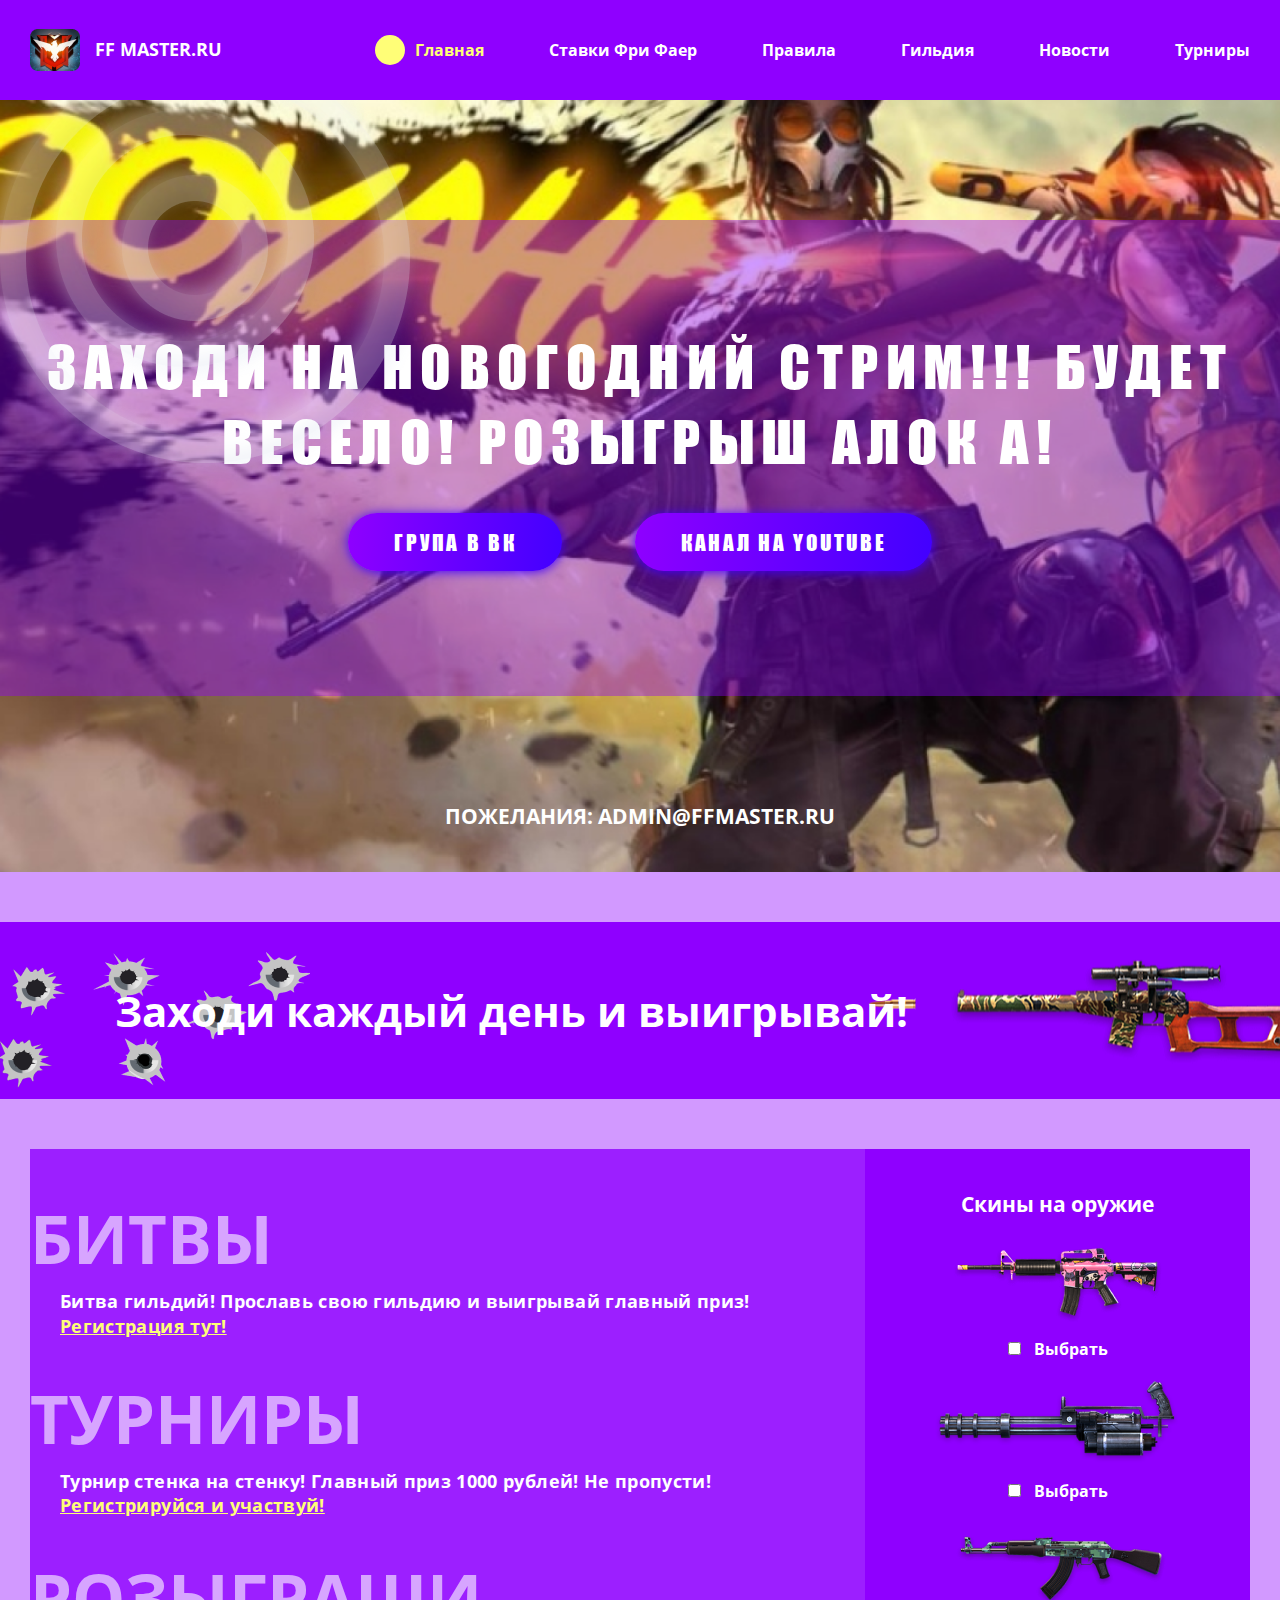
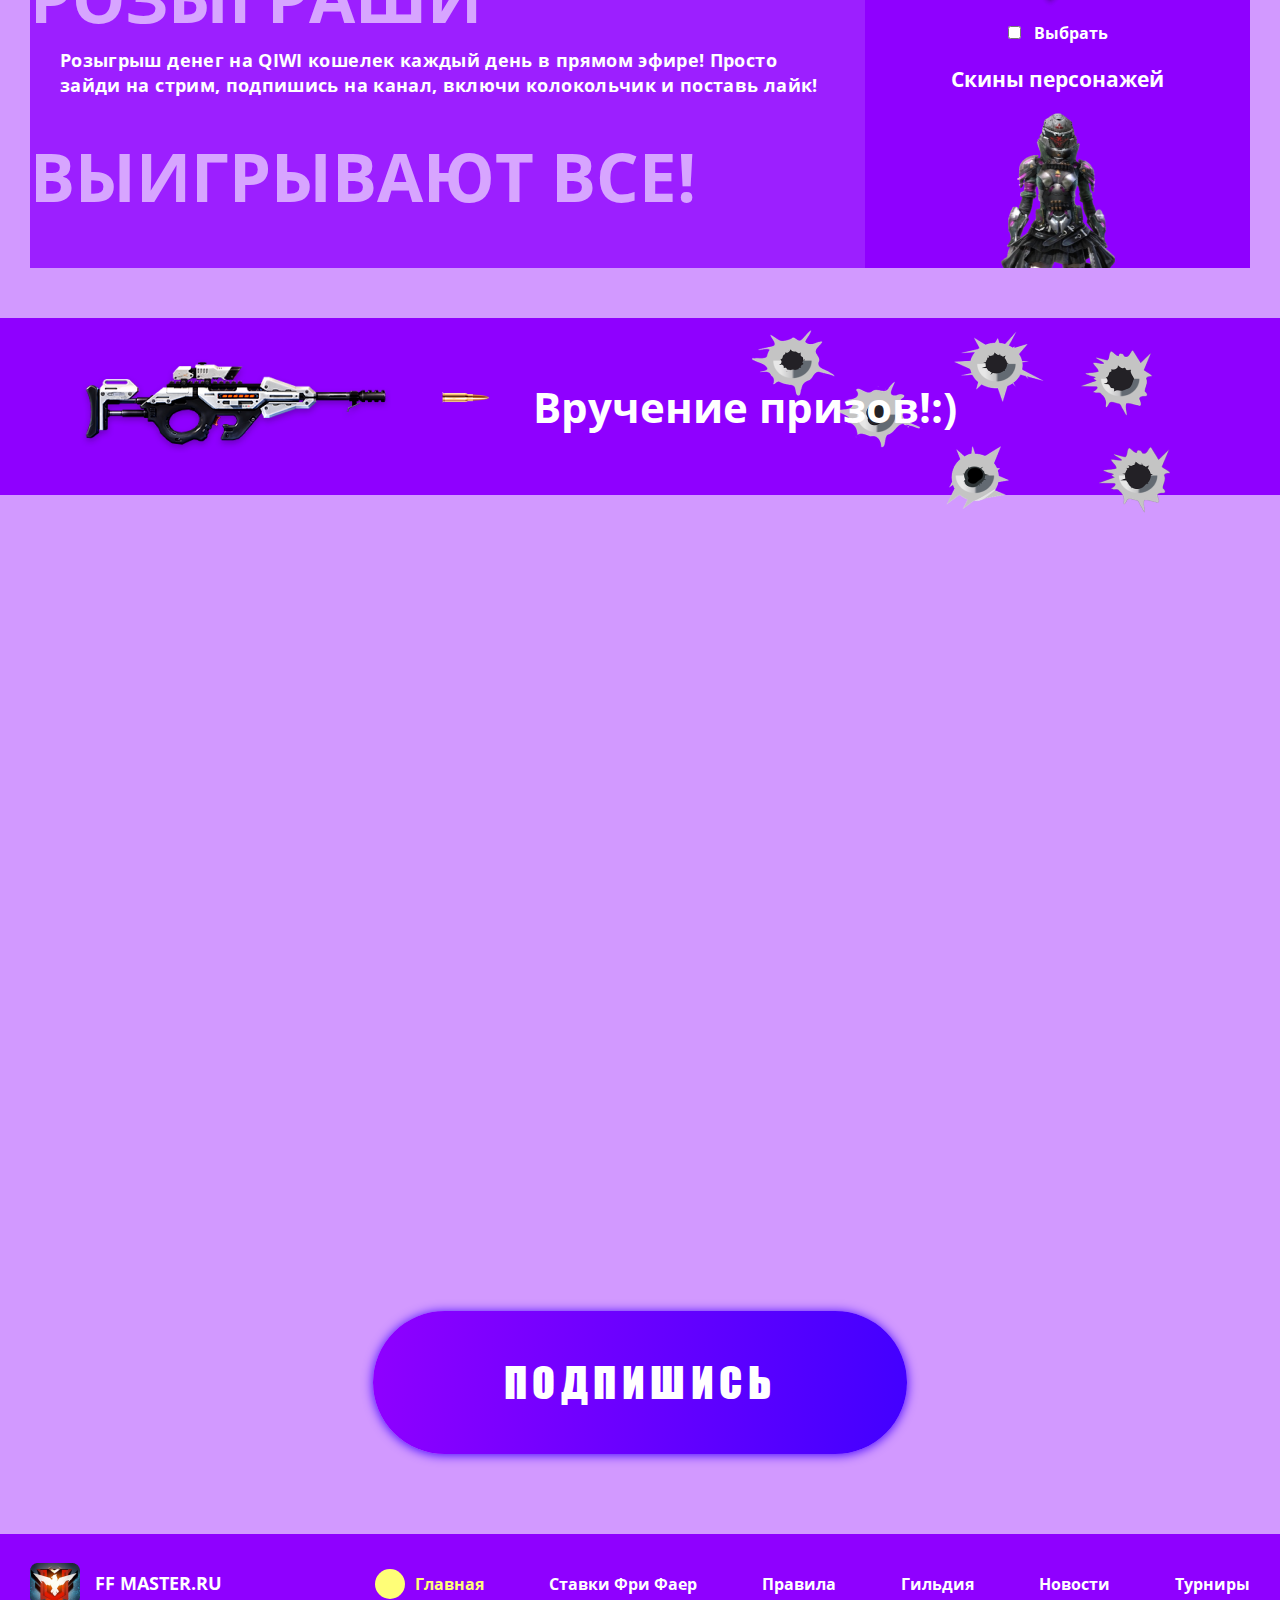
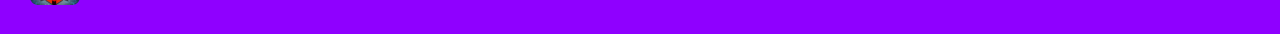
<file: index.html>
<!DOCTYPE html>
<html lang="en">

<head>
	<meta charset="UTF-8">
	<meta name="viewport" content="width=device-width, initial-scale=1.0">
	<title></title>
	<!-- Connecting stylesheet -->
	<link rel="stylesheet" href="css/style.min.css">
</head>

<body>

	<div class="wrapper">

		<header class="header" id="header">
			<div class="container">
				<div class="header__body">
					<a href="index.html" class="header__logo">
						<img src="img/logo.png" alt="logo">
						<div class="header__logo-text">FF MASTER.RU</div>
					</a>
					<ul class="header__nav">
						<li class="header__nav-item"><a class="active" href="index.html">Главная</a></li>
						<li class="header__nav-item"><a href="rates.html">Ставки Фри Фаер</a></li>
						<li class="header__nav-item"><a href="rules.html">Правила</a></li>
						<li class="header__nav-item"><a href="guild.html">Гильдия</a></li>
						<li class="header__nav-item"><a href="news.html">Новости</a></li>
						<li class="header__nav-item"><a href="tournaments.html">Турниры</a></li>
					</ul>
					<div class="burger"><i></i></div>
				</div>
			</div>
		</header>

		<section class="main" id="main" style="background-image: url('img/main-bg.png');">
			<img src="img/decoration.png" alt="decoration" class="main__descoration">
			<div class="main__body">
				<div class="main__center">
					<h1 class="main__offer">ЗАХОДИ НА НОВОГОДНИЙ СТРИМ!!!
						БУДЕТ ВЕСЕЛО! РОЗЫГРЫШ АЛОК а!</h1>
					<div class="main__btns">
						<a href="#" class="main__btn">Група в вк</a>
						<a href="#" class="main__btn">Канал на Youtube</a>
					</div>
				</div>
				<div class="main__bottom">Пожелания: admin@ffmaster.ru</div>
			</div>
		</section>

		<section class="title" id="title">
			<div class="container">
				<div class="title__body">
					<img src="img/bullets.png" alt="bullets" class="title__holes">
					<h2 class="title__offer title__offer_mod">Заходи каждый день и выигрывай!</h2>
					<img src="img/gun-bullet-one.png" alt="gun" class="title__gun">
				</div>
			</div>
		</section>

		<section class="hyper" id="hyper">
			<div class="hyper__bg" style="background-image: url('img/hyper-bg.png');"></div>
			<div class="container">
				<div class="hyper__body">
					<div class="hyper__left">
						<div class="hyper__item">
							<h2 class="hyper__item-offer">Битвы</h2>
							<p class="hyper__item-text">Битва гильдий! Прославь свою гильдию и выигрывай
								главный приз! <a href="#">Регистрация тут!</a></p>
						</div>
						<div class="hyper__item">
							<h2 class="hyper__item-offer">Турниры</h2>
							<p class="hyper__item-text">Турнир стенка на стенку! Главный приз 1000 рублей!
								Не пропусти! <a href="#">Регистрируйся и участвуй!</a></p>
						</div>
						<div class="hyper__item">
							<h2 class="hyper__item-offer">Розыграши</h2>
							<p class="hyper__item-text">Розыгрыш денег на QIWI кошелек каждый день в прямом
								эфире! Просто зайди на стрим, подпишись на канал,
								включи колокольчик и поставь лайк!</p>
						</div>
						<div class="hyper__item">
							<h2 class="hyper__item-offer">Выигрывают ВСЕ!</h2>
						</div>
					</div>
					<sidebar class="hyper__right">
						<h3 class="hyper__right-offer">Скины на оружие</h3>
						<div class="hyper__right-item">
							<img src="img/gun-one.png" alt="gun">
							<div class="hyper__right-item-bottom">
								<input type="checkbox" id="item-one">
								<label for="item-one">Выбрать</label>
							</div>
						</div>
						<div class="hyper__right-item">
							<img src="img/gun-two.png" alt="gun">
							<div class="hyper__right-item-bottom">
								<input type="checkbox" id="item-two">
								<label for="item-two">Выбрать</label>
							</div>
						</div>
						<div class="hyper__right-item">
							<img src="img/gun-three.png" alt="gun">
							<div class="hyper__right-item-bottom">
								<input type="checkbox" id="item-three">
								<label for="item-three">Выбрать</label>
							</div>
						</div>
						<h3 class="hyper__right-offer">Скины персонажей</h3>
						<div class="hyper__right-item">
							<img src="img/character-one.png" alt="character">
							<div class="hyper__right-item-bottom">
								<input type="checkbox" id="item-four">
								<label for="item-four">Выбрать</label>
							</div>
						</div>
						<div class="hyper__right-item">
							<img src="img/character-one.png" alt="character">
							<div class="hyper__right-item-bottom">
								<input type="checkbox" id="item-five">
								<label for="item-five">Выбрать</label>
							</div>
						</div>
					</sidebar>
				</div>
			</div>
		</section>

		<div class="hyper__right_mob-container">
			<sidebar class="hyper__right_mob">
				<h3 class="hyper__right-offer">Скины на оружие</h3>
				<div class="hyper__right-item">
					<img src="img/gun-one.png" alt="gun">
					<div class="hyper__right-item-bottom">
						<input type="checkbox" id="item-one">
						<label for="item-one">Выбрать</label>
					</div>
				</div>
				<div class="hyper__right-item">
					<img src="img/gun-two.png" alt="gun">
					<div class="hyper__right-item-bottom">
						<input type="checkbox" id="item-two">
						<label for="item-two">Выбрать</label>
					</div>
				</div>
				<div class="hyper__right-item">
					<img src="img/gun-three.png" alt="gun">
					<div class="hyper__right-item-bottom">
						<input type="checkbox" id="item-three">
						<label for="item-three">Выбрать</label>
					</div>
				</div>
				<h3 class="hyper__right-offer">Скины персонажей</h3>
				<div class="hyper__right-item">
					<img src="img/character-one.png" alt="character">
					<div class="hyper__right-item-bottom">
						<input type="checkbox" id="item-four">
						<label for="item-four">Выбрать</label>
					</div>
				</div>
				<div class="hyper__right-item">
					<img src="img/character-one.png" alt="character">
					<div class="hyper__right-item-bottom">
						<input type="checkbox" id="item-five">
						<label for="item-five">Выбрать</label>
					</div>
				</div>
			</sidebar>
		</div>

		<section class="prices" id="prices">
			<div class="container">
				<div class="prices__body">
					<img src="img/gun-bullet-two.png" alt="gun" class="prices__gun">
					<h2 class="prices__offer">Вручение призов!:)</h2>
					<img src="img/bullets-two.png" alt="bullets" class="prices__holes">
				</div>
			</div>
		</section>

		<section class="video" id="video">
			<div class="container">
				<div class="video__body">
					<iframe class="video__item" src="https://www.youtube.com/embed/pKUu6PKNyzk"
						frameborder="0"></iframe>
				</div>
			</div>
		</section>

		<section class="subscribe" id="subscribe">
			<div class="container">
				<div class="subscribe__body">
					<a href="#" class="subscribe__btn">Подпишись</a>
				</div>
			</div>
		</section>

		<footer class="footer" id="footer">
			<div class="container">
				<div class="footer__body">
					<a href="index.html" class="footer__logo">
						<img src="img/logo.png" alt="logo">
						<div class="footer__logo-text">FF MASTER.RU</div>
					</a>
					<ul class="footer__nav">
						<li class="footer__nav-item"><a class="active" href="index.html">Главная</a></li>
						<li class="footer__nav-item"><a href="rates.html">Ставки Фри Фаер</a></li>
						<li class="footer__nav-item"><a href="rules.html">Правила</a></li>
						<li class="footer__nav-item"><a href="guild.html">Гильдия</a></li>
						<li class="footer__nav-item"><a href="news.html">Новости</a></li>
						<li class="footer__nav-item"><a href="tournaments.html">Турниры</a></li>
					</ul>
				</div>
			</div>
		</footer>

	</div>

	<!-- Connecting scripts -->
	<script src="js/jquery.min.js"></script>
	<script src="js/script.js"></script>
</body>

</html>
</file>
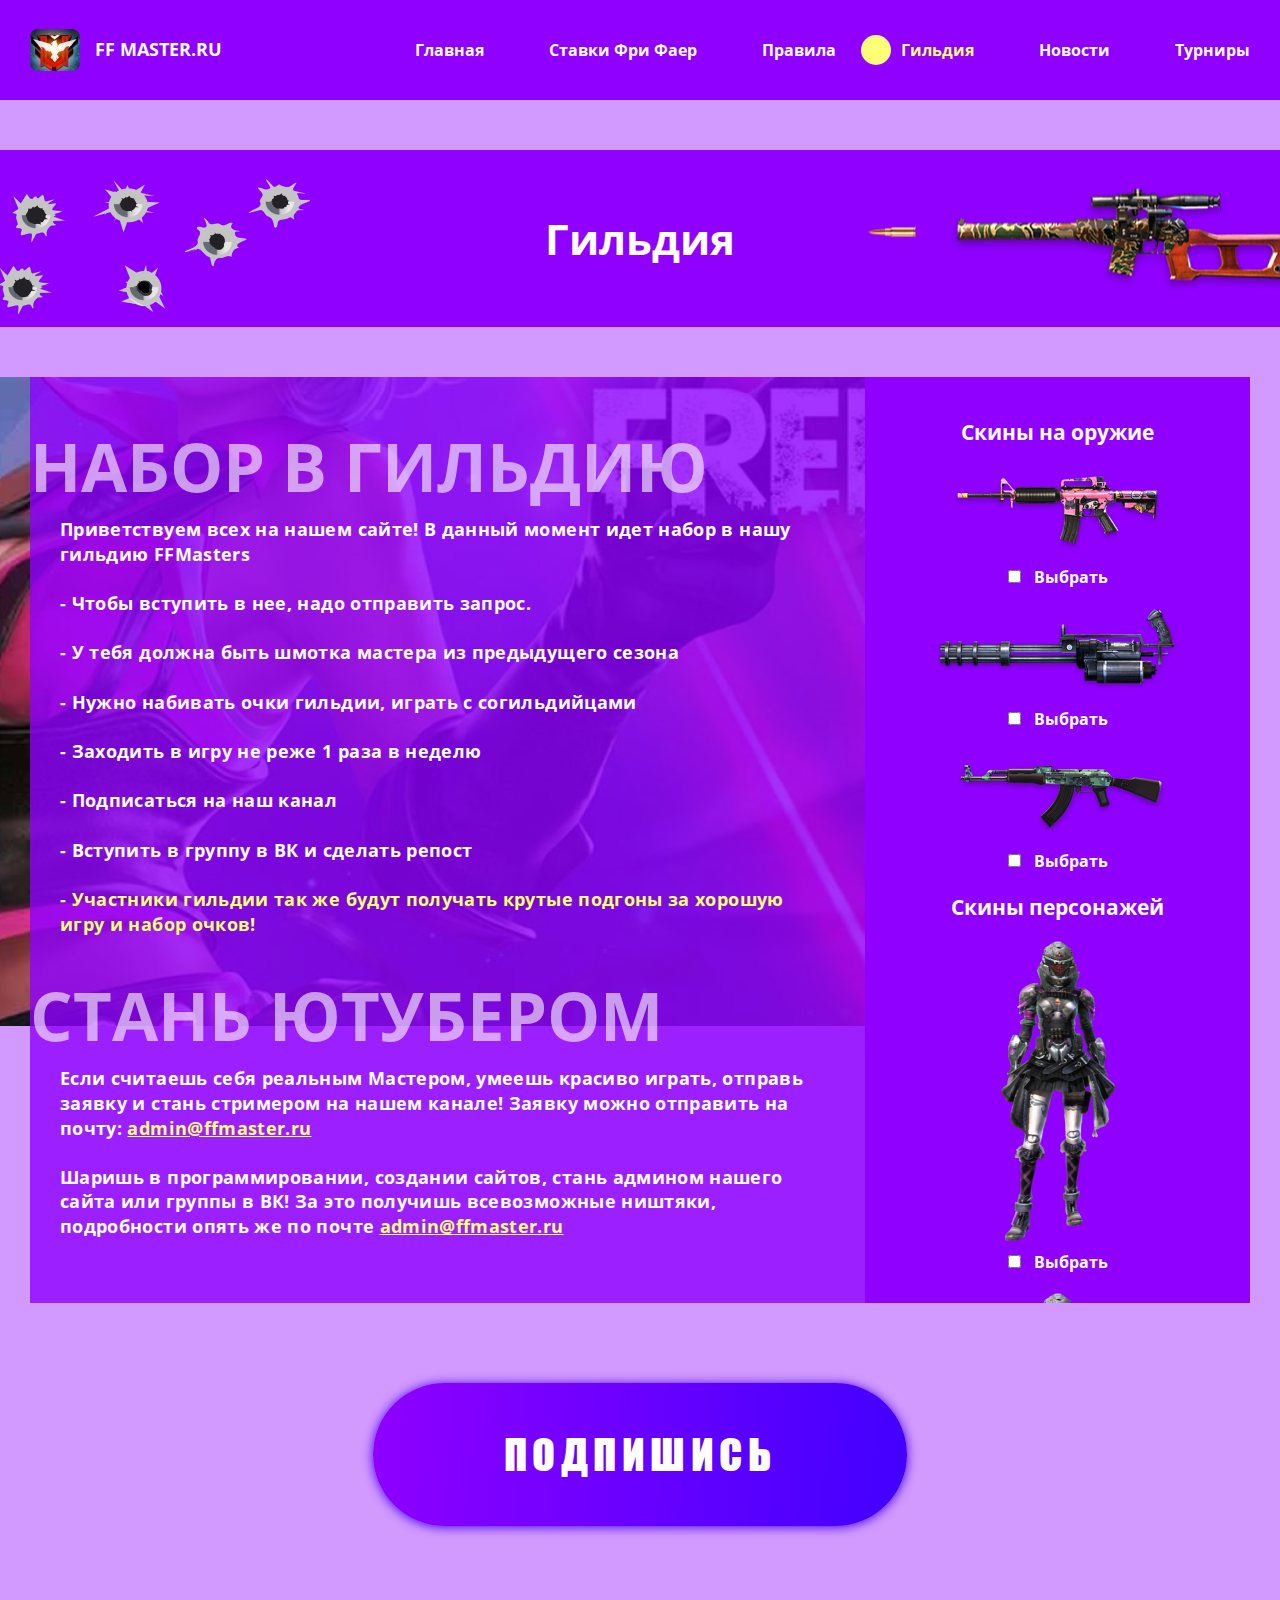
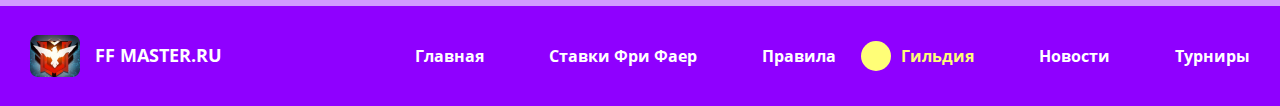
<file: guild.html>
<!DOCTYPE html>
<html lang="en">

<head>
    <meta charset="UTF-8">
    <meta name="viewport" content="width=device-width, initial-scale=1.0">
    <title></title>
    <!-- Connecting stylesheet -->
    <link rel="stylesheet" href="css/style.min.css">
</head>

<body>

    <div class="wrapper">

        <header class="header" id="header">
            <div class="container">
                <div class="header__body">
                    <a href="index.html" class="header__logo">
                        <img src="img/logo.png" alt="logo">
                        <div class="header__logo-text">FF MASTER.RU</div>
                    </a>
                    <ul class="header__nav">
                        <li class="header__nav-item"><a href="index.html">Главная</a></li>
                        <li class="header__nav-item"><a href="rates.html">Ставки Фри Фаер</a></li>
                        <li class="header__nav-item"><a href="rules.html">Правила</a></li>
                        <li class="header__nav-item"><a class="active" href="guild.html">Гильдия</a></li>
                        <li class="header__nav-item"><a href="news.html">Новости</a></li>
                        <li class="header__nav-item"><a href="tournaments.html">Турниры</a></li>
                    </ul>
                    <div class="burger"><i></i></div>
                </div>
            </div>
        </header>

        <section class="title" id="title">
            <div class="container">
                <div class="title__body">
                    <img src="img/bullets.png" alt="bullets" class="title__holes">
                    <h2 class="title__offer">Гильдия</h2>
                    <img src="img/gun-bullet-one.png" alt="gun" class="title__gun">
                </div>
            </div>
        </section>

        <section class="hyper" id="hyper">
            <div class="hyper__bg" style="background-image: url('img/hyper-bg.png');"></div>
            <div class="container">
                <div class="hyper__body">
                    <div class="hyper__left">
                        <div class="hyper__item">
                            <h2 class="hyper__item-offer">Набор в Гильдию</h2>
                            <p class="hyper__item-text">
                                Приветствуем всех на нашем сайте! В данный момент
                                идет набор в нашу гильдию FFMasters <br><br>
                                - Чтобы вступить в нее, надо отправить запрос. <br><br>
                                - У тебя должна быть шмотка мастера из предыдущего сезона <br><br>
                                - Нужно набивать очки гильдии, играть с согильдийцами <br><br>
                                - Заходить в игру не реже 1 раза в неделю <br><br>
                                - Подписаться на наш канал <br><br>
                                - Вступить в группу в ВК и сделать репост <br><br>
                                <span>- Участники гильдии так же будут получать крутые
                                    подгоны за хорошую игру и набор очков!</span>
                            </p>
                        </div>
                        <div class="hyper__item">
                            <h2 class="hyper__item-offer">Стань Ютубером</h2>
                            <p class="hyper__item-text">
                                Если считаешь себя реальным Мастером, умеешь красиво играть,
                                отправь заявку и стань стримером на нашем канале!
                                Заявку можно отправить на почту: <a href="#">admin@ffmaster.ru</a> <br><br>
                                Шаришь в программировании, создании сайтов, стань админом
                                нашего сайта или группы в ВК! За это получишь всевозможные
                                ништяки, подробности опять же по почте <a href="#">admin@ffmaster.ru</a> <br><br>
                            </p>
                        </div>
                    </div>
                    <sidebar class="hyper__right">
                        <h3 class="hyper__right-offer">Скины на оружие</h3>
                        <div class="hyper__right-item">
                            <img src="img/gun-one.png" alt="gun">
                            <div class="hyper__right-item-bottom">
                                <input type="checkbox" id="item-one">
                                <label for="item-one">Выбрать</label>
                            </div>
                        </div>
                        <div class="hyper__right-item">
                            <img src="img/gun-two.png" alt="gun">
                            <div class="hyper__right-item-bottom">
                                <input type="checkbox" id="item-two">
                                <label for="item-two">Выбрать</label>
                            </div>
                        </div>
                        <div class="hyper__right-item">
                            <img src="img/gun-three.png" alt="gun">
                            <div class="hyper__right-item-bottom">
                                <input type="checkbox" id="item-three">
                                <label for="item-three">Выбрать</label>
                            </div>
                        </div>
                        <h3 class="hyper__right-offer">Скины персонажей</h3>
                        <div class="hyper__right-item">
                            <img src="img/character-one.png" alt="character">
                            <div class="hyper__right-item-bottom">
                                <input type="checkbox" id="item-four">
                                <label for="item-four">Выбрать</label>
                            </div>
                        </div>
                        <div class="hyper__right-item">
                            <img src="img/character-one.png" alt="character">
                            <div class="hyper__right-item-bottom">
                                <input type="checkbox" id="item-five">
                                <label for="item-five">Выбрать</label>
                            </div>
                        </div>
                    </sidebar>
                </div>
            </div>
        </section>

        <div class="hyper__right_mob-container">
            <sidebar class="hyper__right_mob">
                <h3 class="hyper__right-offer">Скины на оружие</h3>
                <div class="hyper__right-item">
                    <img src="img/gun-one.png" alt="gun">
                    <div class="hyper__right-item-bottom">
                        <input type="checkbox" id="item-one">
                        <label for="item-one">Выбрать</label>
                    </div>
                </div>
                <div class="hyper__right-item">
                    <img src="img/gun-two.png" alt="gun">
                    <div class="hyper__right-item-bottom">
                        <input type="checkbox" id="item-two">
                        <label for="item-two">Выбрать</label>
                    </div>
                </div>
                <div class="hyper__right-item">
                    <img src="img/gun-three.png" alt="gun">
                    <div class="hyper__right-item-bottom">
                        <input type="checkbox" id="item-three">
                        <label for="item-three">Выбрать</label>
                    </div>
                </div>
                <h3 class="hyper__right-offer">Скины персонажей</h3>
                <div class="hyper__right-item">
                    <img src="img/character-one.png" alt="character">
                    <div class="hyper__right-item-bottom">
                        <input type="checkbox" id="item-four">
                        <label for="item-four">Выбрать</label>
                    </div>
                </div>
                <div class="hyper__right-item">
                    <img src="img/character-one.png" alt="character">
                    <div class="hyper__right-item-bottom">
                        <input type="checkbox" id="item-five">
                        <label for="item-five">Выбрать</label>
                    </div>
                </div>
            </sidebar>
        </div>

        <section class="subscribe" id="subscribe">
            <div class="container">
                <div class="subscribe__body">
                    <a href="#" class="subscribe__btn">Подпишись</a>
                </div>
            </div>
        </section>

        <footer class="footer" id="footer">
            <div class="container">
                <div class="footer__body">
                    <a href="index.html" class="footer__logo">
                        <img src="img/logo.png" alt="logo">
                        <div class="footer__logo-text">FF MASTER.RU</div>
                    </a>
                    <ul class="footer__nav">
                        <li class="footer__nav-item"><a href="index.html">Главная</a></li>
                        <li class="footer__nav-item"><a href="rates.html">Ставки Фри Фаер</a></li>
                        <li class="footer__nav-item"><a href="rules.html">Правила</a></li>
                        <li class="footer__nav-item"><a class="active" href="guild.html">Гильдия</a></li>
                        <li class="footer__nav-item"><a href="news.html">Новости</a></li>
                        <li class="footer__nav-item"><a href="tournaments.html">Турниры</a></li>
                    </ul>
                </div>
            </div>
        </footer>

    </div>

    <!-- Connecting scripts -->
    <script src="js/jquery.min.js"></script>
    <script src="js/script.js"></script>
</body>

</html>
</file>
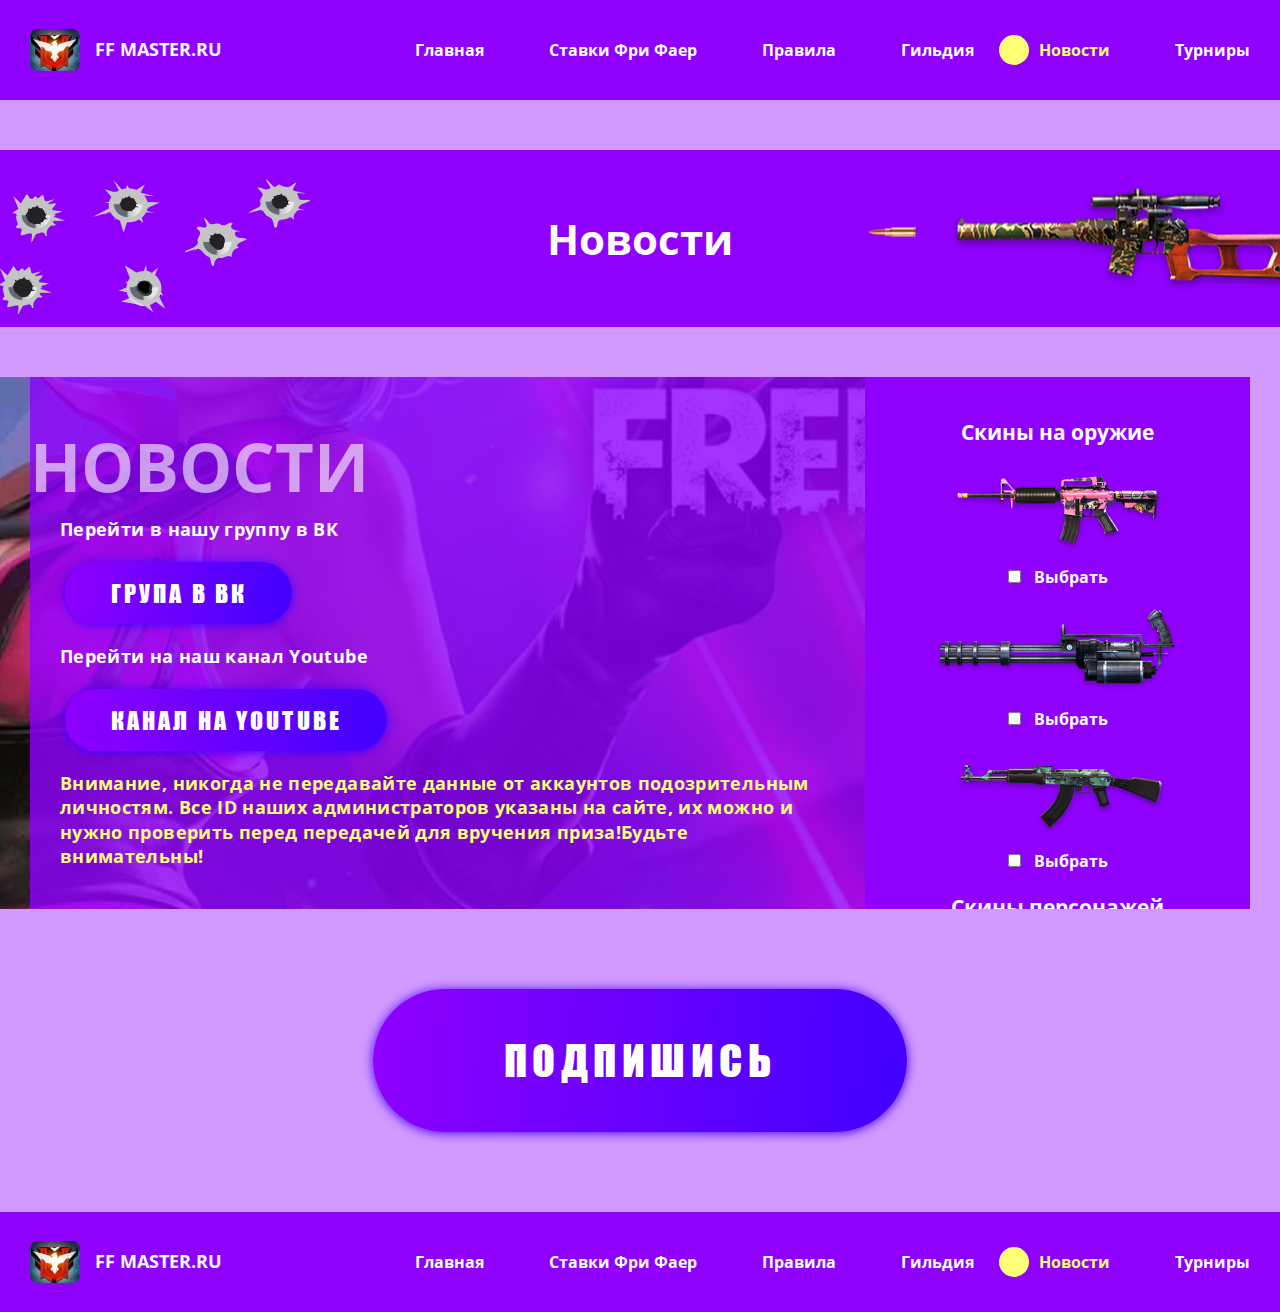
<file: news.html>
<!DOCTYPE html>
<html lang="en">

<head>
    <meta charset="UTF-8">
    <meta name="viewport" content="width=device-width, initial-scale=1.0">
    <title></title>
    <!-- Connecting stylesheet -->
    <link rel="stylesheet" href="css/style.min.css">
</head>

<body>

    <div class="wrapper">

        <header class="header" id="header">
            <div class="container">
                <div class="header__body">
                    <a href="index.html" class="header__logo">
                        <img src="img/logo.png" alt="logo">
                        <div class="header__logo-text">FF MASTER.RU</div>
                    </a>
                    <ul class="header__nav">
                        <li class="header__nav-item"><a href="index.html">Главная</a></li>
                        <li class="header__nav-item"><a href="rates.html">Ставки Фри Фаер</a></li>
                        <li class="header__nav-item"><a href="rules.html">Правила</a></li>
                        <li class="header__nav-item"><a href="guild.html">Гильдия</a></li>
                        <li class="header__nav-item"><a class="active" href="news.html">Новости</a></li>
                        <li class="header__nav-item"><a href="tournaments.html">Турниры</a></li>
                    </ul>
                    <div class="burger"><i></i></div>
                </div>
            </div>
        </header>

        <section class="title" id="title">
            <div class="container">
                <div class="title__body">
                    <img src="img/bullets.png" alt="bullets" class="title__holes">
                    <h2 class="title__offer">Новости</h2>
                    <img src="img/gun-bullet-one.png" alt="gun" class="title__gun">
                </div>
            </div>
        </section>

        <section class="hyper" id="hyper">
            <div class="hyper__bg" style="background-image: url('img/hyper-bg.png');"></div>
            <div class="container">
                <div class="hyper__body">
                    <div class="hyper__left">
                        <div class="hyper__item">
                            <h2 class="hyper__item-offer">Новости</h2>
                            <p class="hyper__item-text">
                                Перейти в нашу группу в ВК <br>
                                <a href="#" class="hyper__item-btn">Група в вк</a><br>
                                Перейти на наш канал Youtube <br>
                                <a href="#" class="hyper__item-btn">Канал на Youtube</a><br>
                                <span>Внимание, никогда не передавайте данные от аккаунтов
                                    подозрительным личностям. Все ID наших администраторов
                                    указаны на сайте, их можно и нужно проверить перед
                                    передачей для вручения приза!Будьте внимательны!</span>
                            </p>
                        </div>
                    </div>
                    <sidebar class="hyper__right">
                        <h3 class="hyper__right-offer">Скины на оружие</h3>
                        <div class="hyper__right-item">
                            <img src="img/gun-one.png" alt="gun">
                            <div class="hyper__right-item-bottom">
                                <input type="checkbox" id="item-one">
                                <label for="item-one">Выбрать</label>
                            </div>
                        </div>
                        <div class="hyper__right-item">
                            <img src="img/gun-two.png" alt="gun">
                            <div class="hyper__right-item-bottom">
                                <input type="checkbox" id="item-two">
                                <label for="item-two">Выбрать</label>
                            </div>
                        </div>
                        <div class="hyper__right-item">
                            <img src="img/gun-three.png" alt="gun">
                            <div class="hyper__right-item-bottom">
                                <input type="checkbox" id="item-three">
                                <label for="item-three">Выбрать</label>
                            </div>
                        </div>
                        <h3 class="hyper__right-offer">Скины персонажей</h3>
                        <div class="hyper__right-item">
                            <img src="img/character-one.png" alt="character">
                            <div class="hyper__right-item-bottom">
                                <input type="checkbox" id="item-four">
                                <label for="item-four">Выбрать</label>
                            </div>
                        </div>
                        <div class="hyper__right-item">
                            <img src="img/character-one.png" alt="character">
                            <div class="hyper__right-item-bottom">
                                <input type="checkbox" id="item-five">
                                <label for="item-five">Выбрать</label>
                            </div>
                        </div>
                    </sidebar>
                </div>
            </div>
        </section>

        <div class="hyper__right_mob-container">
            <sidebar class="hyper__right_mob">
                <h3 class="hyper__right-offer">Скины на оружие</h3>
                <div class="hyper__right-item">
                    <img src="img/gun-one.png" alt="gun">
                    <div class="hyper__right-item-bottom">
                        <input type="checkbox" id="item-one">
                        <label for="item-one">Выбрать</label>
                    </div>
                </div>
                <div class="hyper__right-item">
                    <img src="img/gun-two.png" alt="gun">
                    <div class="hyper__right-item-bottom">
                        <input type="checkbox" id="item-two">
                        <label for="item-two">Выбрать</label>
                    </div>
                </div>
                <div class="hyper__right-item">
                    <img src="img/gun-three.png" alt="gun">
                    <div class="hyper__right-item-bottom">
                        <input type="checkbox" id="item-three">
                        <label for="item-three">Выбрать</label>
                    </div>
                </div>
                <h3 class="hyper__right-offer">Скины персонажей</h3>
                <div class="hyper__right-item">
                    <img src="img/character-one.png" alt="character">
                    <div class="hyper__right-item-bottom">
                        <input type="checkbox" id="item-four">
                        <label for="item-four">Выбрать</label>
                    </div>
                </div>
                <div class="hyper__right-item">
                    <img src="img/character-one.png" alt="character">
                    <div class="hyper__right-item-bottom">
                        <input type="checkbox" id="item-five">
                        <label for="item-five">Выбрать</label>
                    </div>
                </div>
            </sidebar>
        </div>

        <section class="subscribe" id="subscribe">
            <div class="container">
                <div class="subscribe__body">
                    <a href="#" class="subscribe__btn">Подпишись</a>
                </div>
            </div>
        </section>

        <footer class="footer" id="footer">
            <div class="container">
                <div class="footer__body">
                    <a href="index.html" class="footer__logo">
                        <img src="img/logo.png" alt="logo">
                        <div class="footer__logo-text">FF MASTER.RU</div>
                    </a>
                    <ul class="footer__nav">
                        <li class="footer__nav-item"><a href="index.html">Главная</a></li>
                        <li class="footer__nav-item"><a href="rates.html">Ставки Фри Фаер</a></li>
                        <li class="footer__nav-item"><a href="rules.html">Правила</a></li>
                        <li class="footer__nav-item"><a href="guild.html">Гильдия</a></li>
                        <li class="footer__nav-item"><a class="active" href="news.html">Новости</a></li>
                        <li class="footer__nav-item"><a href="tournaments.html">Турниры</a></li>
                    </ul>
                </div>
            </div>
        </footer>

    </div>

    <!-- Connecting scripts -->
    <script src="js/jquery.min.js"></script>
    <script src="js/script.js"></script>
</body>

</html>
</file>
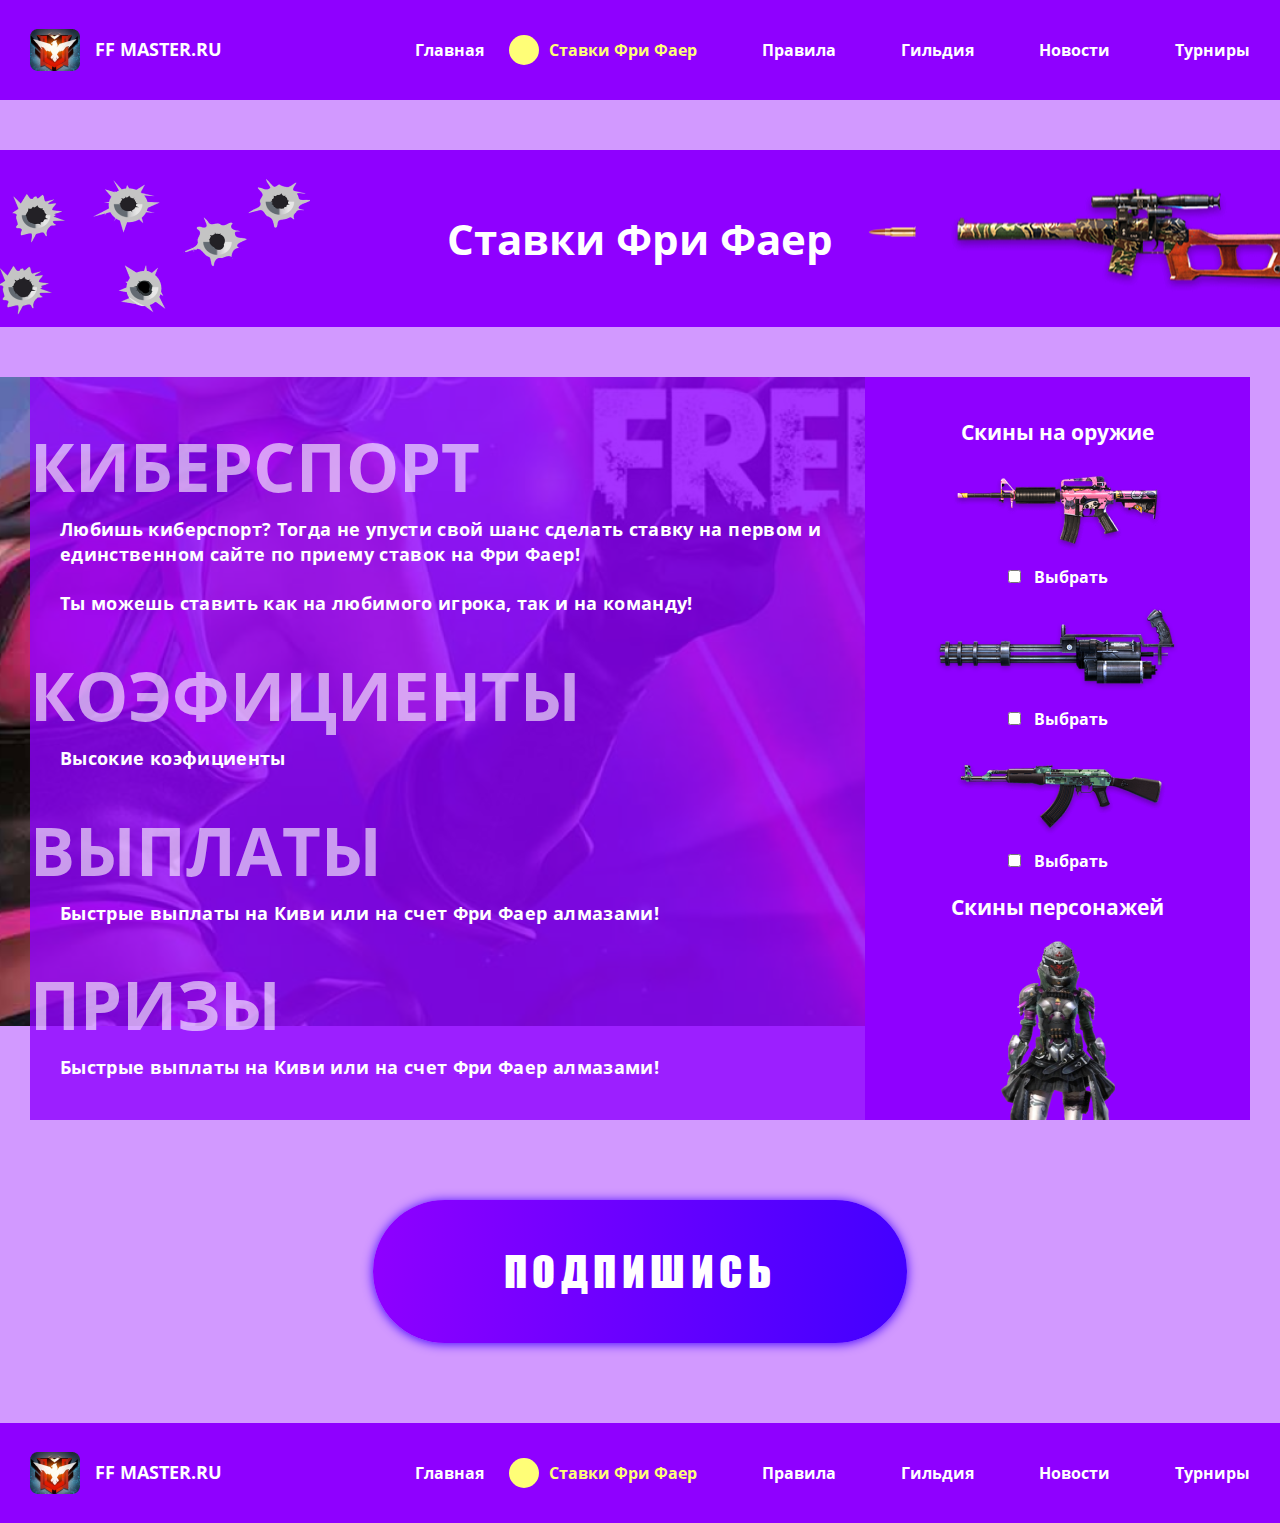
<file: rates.html>
<!DOCTYPE html>
<html lang="en">

<head>
    <meta charset="UTF-8">
    <meta name="viewport" content="width=device-width, initial-scale=1.0">
    <title></title>
    <!-- Connecting stylesheet -->
    <link rel="stylesheet" href="css/style.min.css">
</head>

<body>

    <div class="wrapper">

        <header class="header" id="header">
            <div class="container">
                <div class="header__body">
                    <a href="index.html" class="header__logo">
                        <img src="img/logo.png" alt="logo">
                        <div class="header__logo-text">FF MASTER.RU</div>
                    </a>
                    <ul class="header__nav">
                        <li class="header__nav-item"><a href="index.html">Главная</a></li>
                        <li class="header__nav-item"><a class="active" href="rates.html">Ставки Фри Фаер</a></li>
                        <li class="header__nav-item"><a href="rules.html">Правила</a></li>
                        <li class="header__nav-item"><a href="guild.html">Гильдия</a></li>
                        <li class="header__nav-item"><a href="news.html">Новости</a></li>
                        <li class="header__nav-item"><a href="tournaments.html">Турниры</a></li>
                    </ul>
                    <div class="burger"><i></i></div>
                </div>
            </div>
        </header>

        <section class="title" id="title">
            <div class="container">
                <div class="title__body">
                    <img src="img/bullets.png" alt="bullets" class="title__holes">
                    <h2 class="title__offer">Ставки Фри Фаер</h2>
                    <img src="img/gun-bullet-one.png" alt="gun" class="title__gun">
                </div>
            </div>
        </section>

        <section class="hyper" id="hyper">
            <div class="hyper__bg" style="background-image: url('img/hyper-bg.png');"></div>
            <div class="container">
                <div class="hyper__body">
                    <div class="hyper__left">
                        <div class="hyper__item">
                            <h2 class="hyper__item-offer">КИБЕРСПОРТ</h2>
                            <p class="hyper__item-text">Любишь киберспорт? Тогда не упусти свой шанс сделать ставку
                                на первом и единственном сайте по приему ставок на Фри Фаер!<br><br>

                                Ты можешь ставить как на любимого игрока, так и на команду!</p>
                        </div>
                        <div class="hyper__item">
                            <h2 class="hyper__item-offer">КОЭФИЦИЕНТЫ</h2>
                            <p class="hyper__item-text">Высокие коэфициенты</p>
                        </div>
                        <div class="hyper__item">
                            <h2 class="hyper__item-offer">выплаты</h2>
                            <p class="hyper__item-text">Быстрые выплаты на Киви или на счет Фри Фаер алмазами!</p>
                        </div>
                        <div class="hyper__item">
                            <h2 class="hyper__item-offer">Призы</h2>
                            <p class="hyper__item-text">Быстрые выплаты на Киви или на счет Фри Фаер алмазами!</p>
                        </div>
                    </div>
                    <sidebar class="hyper__right">
                        <h3 class="hyper__right-offer">Скины на оружие</h3>
                        <div class="hyper__right-item">
                            <img src="img/gun-one.png" alt="gun">
                            <div class="hyper__right-item-bottom">
                                <input type="checkbox" id="item-one">
                                <label for="item-one">Выбрать</label>
                            </div>
                        </div>
                        <div class="hyper__right-item">
                            <img src="img/gun-two.png" alt="gun">
                            <div class="hyper__right-item-bottom">
                                <input type="checkbox" id="item-two">
                                <label for="item-two">Выбрать</label>
                            </div>
                        </div>
                        <div class="hyper__right-item">
                            <img src="img/gun-three.png" alt="gun">
                            <div class="hyper__right-item-bottom">
                                <input type="checkbox" id="item-three">
                                <label for="item-three">Выбрать</label>
                            </div>
                        </div>
                        <h3 class="hyper__right-offer">Скины персонажей</h3>
                        <div class="hyper__right-item">
                            <img src="img/character-one.png" alt="character">
                            <div class="hyper__right-item-bottom">
                                <input type="checkbox" id="item-four">
                                <label for="item-four">Выбрать</label>
                            </div>
                        </div>
                        <div class="hyper__right-item">
                            <img src="img/character-one.png" alt="character">
                            <div class="hyper__right-item-bottom">
                                <input type="checkbox" id="item-five">
                                <label for="item-five">Выбрать</label>
                            </div>
                        </div>
                    </sidebar>
                </div>
            </div>
        </section>

        <div class="hyper__right_mob-container">
            <sidebar class="hyper__right_mob">
                <h3 class="hyper__right-offer">Скины на оружие</h3>
                <div class="hyper__right-item">
                    <img src="img/gun-one.png" alt="gun">
                    <div class="hyper__right-item-bottom">
                        <input type="checkbox" id="item-one">
                        <label for="item-one">Выбрать</label>
                    </div>
                </div>
                <div class="hyper__right-item">
                    <img src="img/gun-two.png" alt="gun">
                    <div class="hyper__right-item-bottom">
                        <input type="checkbox" id="item-two">
                        <label for="item-two">Выбрать</label>
                    </div>
                </div>
                <div class="hyper__right-item">
                    <img src="img/gun-three.png" alt="gun">
                    <div class="hyper__right-item-bottom">
                        <input type="checkbox" id="item-three">
                        <label for="item-three">Выбрать</label>
                    </div>
                </div>
                <h3 class="hyper__right-offer">Скины персонажей</h3>
                <div class="hyper__right-item">
                    <img src="img/character-one.png" alt="character">
                    <div class="hyper__right-item-bottom">
                        <input type="checkbox" id="item-four">
                        <label for="item-four">Выбрать</label>
                    </div>
                </div>
                <div class="hyper__right-item">
                    <img src="img/character-one.png" alt="character">
                    <div class="hyper__right-item-bottom">
                        <input type="checkbox" id="item-five">
                        <label for="item-five">Выбрать</label>
                    </div>
                </div>
            </sidebar>
        </div>

        <section class="subscribe" id="subscribe">
            <div class="container">
                <div class="subscribe__body">
                    <a href="#" class="subscribe__btn">Подпишись</a>
                </div>
            </div>
        </section>

        <footer class="footer" id="footer">
            <div class="container">
                <div class="footer__body">
                    <a href="index.html" class="footer__logo">
                        <img src="img/logo.png" alt="logo">
                        <div class="footer__logo-text">FF MASTER.RU</div>
                    </a>
                    <ul class="footer__nav">
                        <li class="footer__nav-item"><a href="index.html">Главная</a></li>
                        <li class="footer__nav-item"><a class="active" href="rates.html">Ставки Фри Фаер</a></li>
                        <li class="footer__nav-item"><a href="rules.html">Правила</a></li>
                        <li class="footer__nav-item"><a href="guild.html">Гильдия</a></li>
                        <li class="footer__nav-item"><a href="news.html">Новости</a></li>
                        <li class="footer__nav-item"><a href="tournaments.html">Турниры</a></li>
                    </ul>
                </div>
            </div>
        </footer>

    </div>

    <!-- Connecting scripts -->
    <script src="js/jquery.min.js"></script>
    <script src="js/script.js"></script>
</body>

</html>
</file>
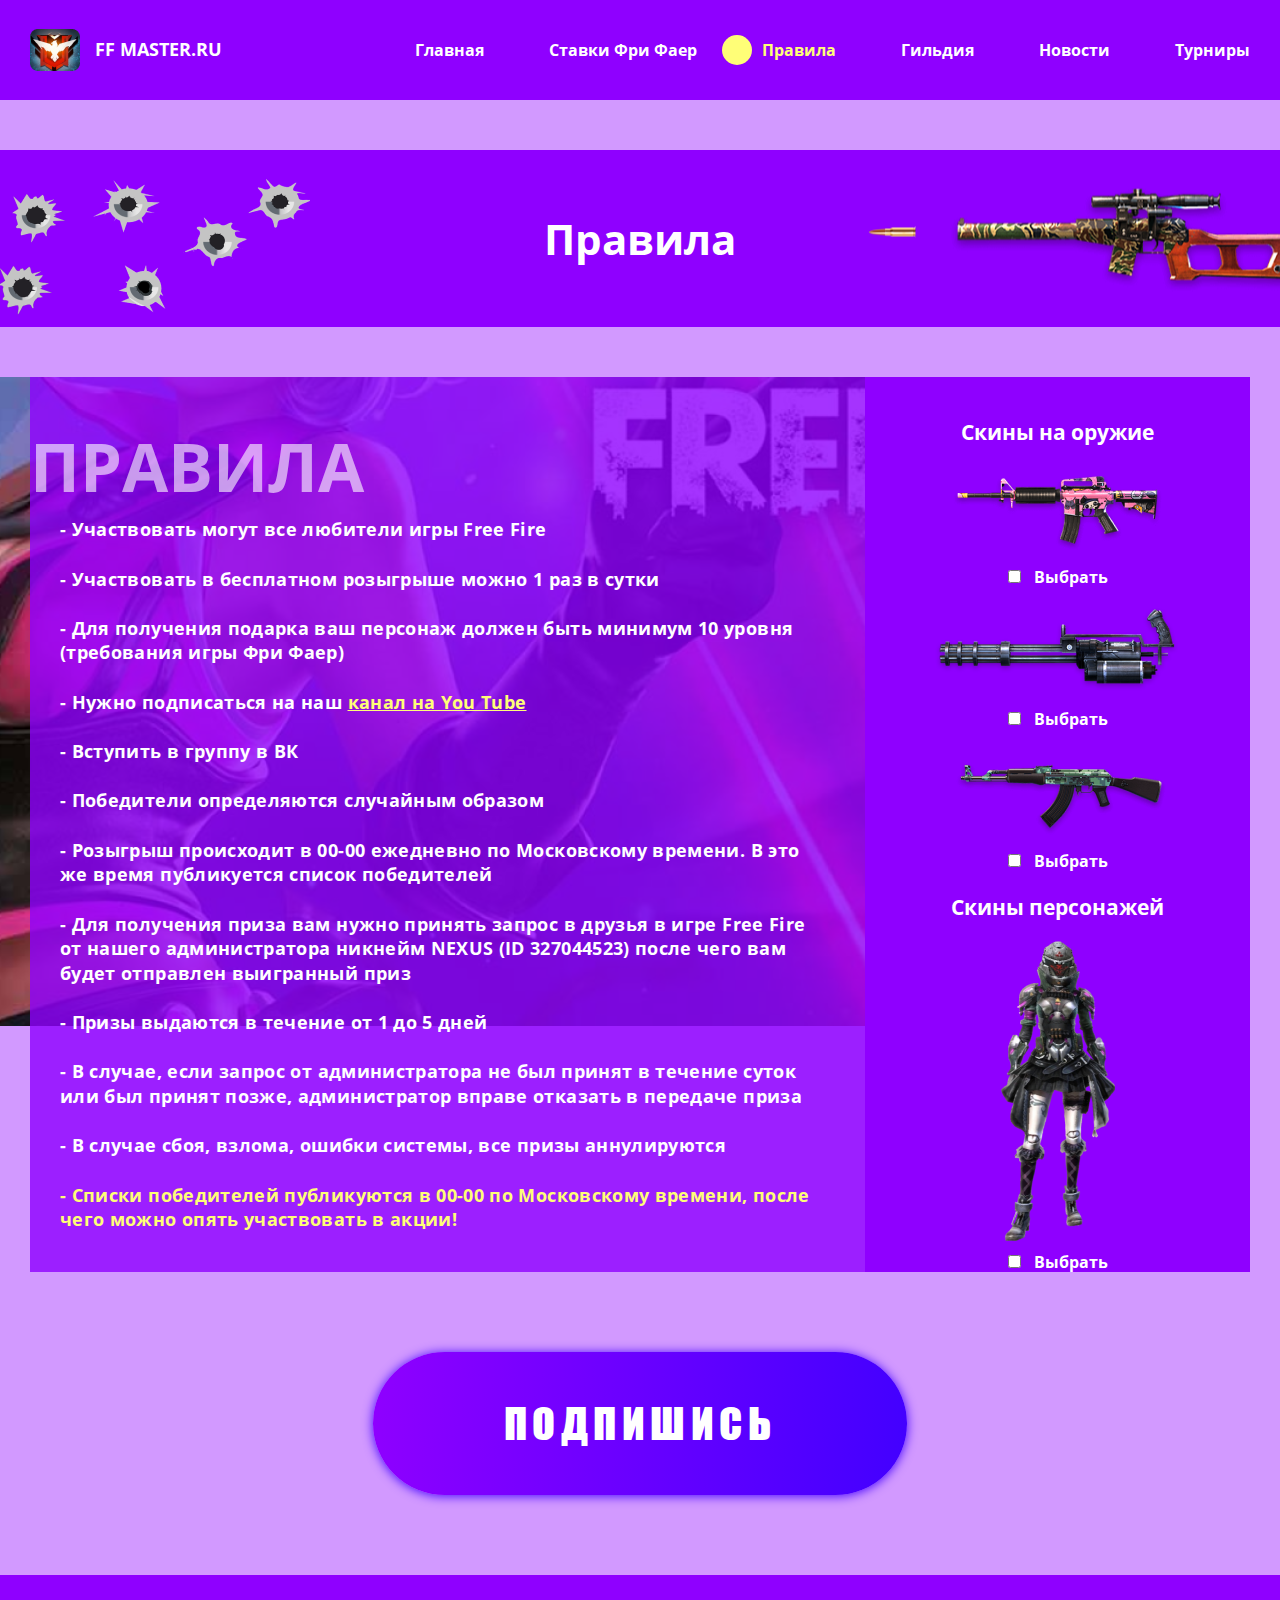
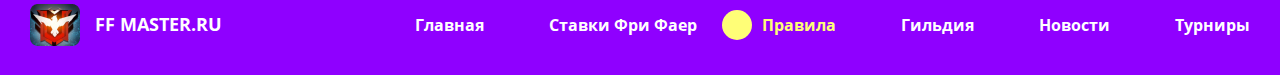
<file: rules.html>
<!DOCTYPE html>
<html lang="en">

<head>
    <meta charset="UTF-8">
    <meta name="viewport" content="width=device-width, initial-scale=1.0">
    <title></title>
    <!-- Connecting stylesheet -->
    <link rel="stylesheet" href="css/style.min.css">
</head>

<body>

    <div class="wrapper">

        <header class="header" id="header">
            <div class="container">
                <div class="header__body">
                    <a href="index.html" class="header__logo">
                        <img src="img/logo.png" alt="logo">
                        <div class="header__logo-text">FF MASTER.RU</div>
                    </a>
                    <ul class="header__nav">
                        <li class="header__nav-item"><a href="index.html">Главная</a></li>
                        <li class="header__nav-item"><a href="rates.html">Ставки Фри Фаер</a></li>
                        <li class="header__nav-item"><a class="active" href="rules.html">Правила</a></li>
                        <li class="header__nav-item"><a href="guild.html">Гильдия</a></li>
                        <li class="header__nav-item"><a href="news.html">Новости</a></li>
                        <li class="header__nav-item"><a href="tournaments.html">Турниры</a></li>
                    </ul>
                    <div class="burger"><i></i></div>
                </div>
            </div>
        </header>

        <section class="title" id="title">
            <div class="container">
                <div class="title__body">
                    <img src="img/bullets.png" alt="bullets" class="title__holes">
                    <h2 class="title__offer">Правила</h2>
                    <img src="img/gun-bullet-one.png" alt="gun" class="title__gun">
                </div>
            </div>
        </section>

        <section class="hyper" id="hyper">
            <div class="hyper__bg" style="background-image: url('img/hyper-bg.png');"></div>
            <div class="container">
                <div class="hyper__body">
                    <div class="hyper__left">
                        <div class="hyper__item">
                            <h2 class="hyper__item-offer">Правила</h2>
                            <p class="hyper__item-text">
                                - Участвовать могут все любители игры Free Fire <br><br>
                                - Участвовать в бесплатном розыгрыше можно 1 раз в сутки <br><br>
                                - Для получения подарка ваш персонаж должен
                                быть минимум 10 уровня (требования игры Фри Фаер) <br><br>
                                - Нужно подписаться на наш <a href="#">канал на You Tube</a> <br><br>
                                - Вступить в группу в ВК <br><br>
                                - Победители определяются случайным образом <br><br>
                                - Розыгрыш происходит в 00-00 ежедневно по Московскому
                                времени. В это же время публикуется список победителей <br><br>
                                - Для получения приза вам нужно принять запрос в друзья в игре
                                Free Fire от нашего администратора никнейм NEXUS (ID 327044523)
                                после чего вам будет отправлен выигранный приз <br><br>
                                - Призы выдаются в течение от 1 до 5 дней <br><br>
                                - В случае, если запрос от администратора не был принят в
                                течение суток или был принят позже, администратор
                                вправе отказать в передаче приза <br><br>
                                - В случае сбоя, взлома, ошибки системы, все призы аннулируются <br><br>
                                <span>- Списки победителей публикуются в 00-00 по Московскому времени,
                                    после чего можно опять участвовать в акции!</span>
                            </p>
                        </div>
                    </div>
                    <sidebar class="hyper__right">
                        <h3 class="hyper__right-offer">Скины на оружие</h3>
                        <div class="hyper__right-item">
                            <img src="img/gun-one.png" alt="gun">
                            <div class="hyper__right-item-bottom">
                                <input type="checkbox" id="item-one">
                                <label for="item-one">Выбрать</label>
                            </div>
                        </div>
                        <div class="hyper__right-item">
                            <img src="img/gun-two.png" alt="gun">
                            <div class="hyper__right-item-bottom">
                                <input type="checkbox" id="item-two">
                                <label for="item-two">Выбрать</label>
                            </div>
                        </div>
                        <div class="hyper__right-item">
                            <img src="img/gun-three.png" alt="gun">
                            <div class="hyper__right-item-bottom">
                                <input type="checkbox" id="item-three">
                                <label for="item-three">Выбрать</label>
                            </div>
                        </div>
                        <h3 class="hyper__right-offer">Скины персонажей</h3>
                        <div class="hyper__right-item">
                            <img src="img/character-one.png" alt="character">
                            <div class="hyper__right-item-bottom">
                                <input type="checkbox" id="item-four">
                                <label for="item-four">Выбрать</label>
                            </div>
                        </div>
                        <div class="hyper__right-item">
                            <img src="img/character-one.png" alt="character">
                            <div class="hyper__right-item-bottom">
                                <input type="checkbox" id="item-five">
                                <label for="item-five">Выбрать</label>
                            </div>
                        </div>
                    </sidebar>
                </div>
            </div>
        </section>

        <div class="hyper__right_mob-container">
            <sidebar class="hyper__right_mob">
                <h3 class="hyper__right-offer">Скины на оружие</h3>
                <div class="hyper__right-item">
                    <img src="img/gun-one.png" alt="gun">
                    <div class="hyper__right-item-bottom">
                        <input type="checkbox" id="item-one">
                        <label for="item-one">Выбрать</label>
                    </div>
                </div>
                <div class="hyper__right-item">
                    <img src="img/gun-two.png" alt="gun">
                    <div class="hyper__right-item-bottom">
                        <input type="checkbox" id="item-two">
                        <label for="item-two">Выбрать</label>
                    </div>
                </div>
                <div class="hyper__right-item">
                    <img src="img/gun-three.png" alt="gun">
                    <div class="hyper__right-item-bottom">
                        <input type="checkbox" id="item-three">
                        <label for="item-three">Выбрать</label>
                    </div>
                </div>
                <h3 class="hyper__right-offer">Скины персонажей</h3>
                <div class="hyper__right-item">
                    <img src="img/character-one.png" alt="character">
                    <div class="hyper__right-item-bottom">
                        <input type="checkbox" id="item-four">
                        <label for="item-four">Выбрать</label>
                    </div>
                </div>
                <div class="hyper__right-item">
                    <img src="img/character-one.png" alt="character">
                    <div class="hyper__right-item-bottom">
                        <input type="checkbox" id="item-five">
                        <label for="item-five">Выбрать</label>
                    </div>
                </div>
            </sidebar>
        </div>

        <section class="subscribe" id="subscribe">
            <div class="container">
                <div class="subscribe__body">
                    <a href="#" class="subscribe__btn">Подпишись</a>
                </div>
            </div>
        </section>

        <footer class="footer" id="footer">
            <div class="container">
                <div class="footer__body">
                    <a href="index.html" class="footer__logo">
                        <img src="img/logo.png" alt="logo">
                        <div class="footer__logo-text">FF MASTER.RU</div>
                    </a>
                    <ul class="footer__nav">
                        <li class="footer__nav-item"><a href="index.html">Главная</a></li>
                        <li class="footer__nav-item"><a href="rates.html">Ставки Фри Фаер</a></li>
                        <li class="footer__nav-item"><a class="active" href="rules.html">Правила</a></li>
                        <li class="footer__nav-item"><a href="guild.html">Гильдия</a></li>
                        <li class="footer__nav-item"><a href="news.html">Новости</a></li>
                        <li class="footer__nav-item"><a href="tournaments.html">Турниры</a></li>
                    </ul>
                </div>
            </div>
        </footer>

    </div>

    <!-- Connecting scripts -->
    <script src="js/jquery.min.js"></script>
    <script src="js/script.js"></script>
</body>

</html>
</file>
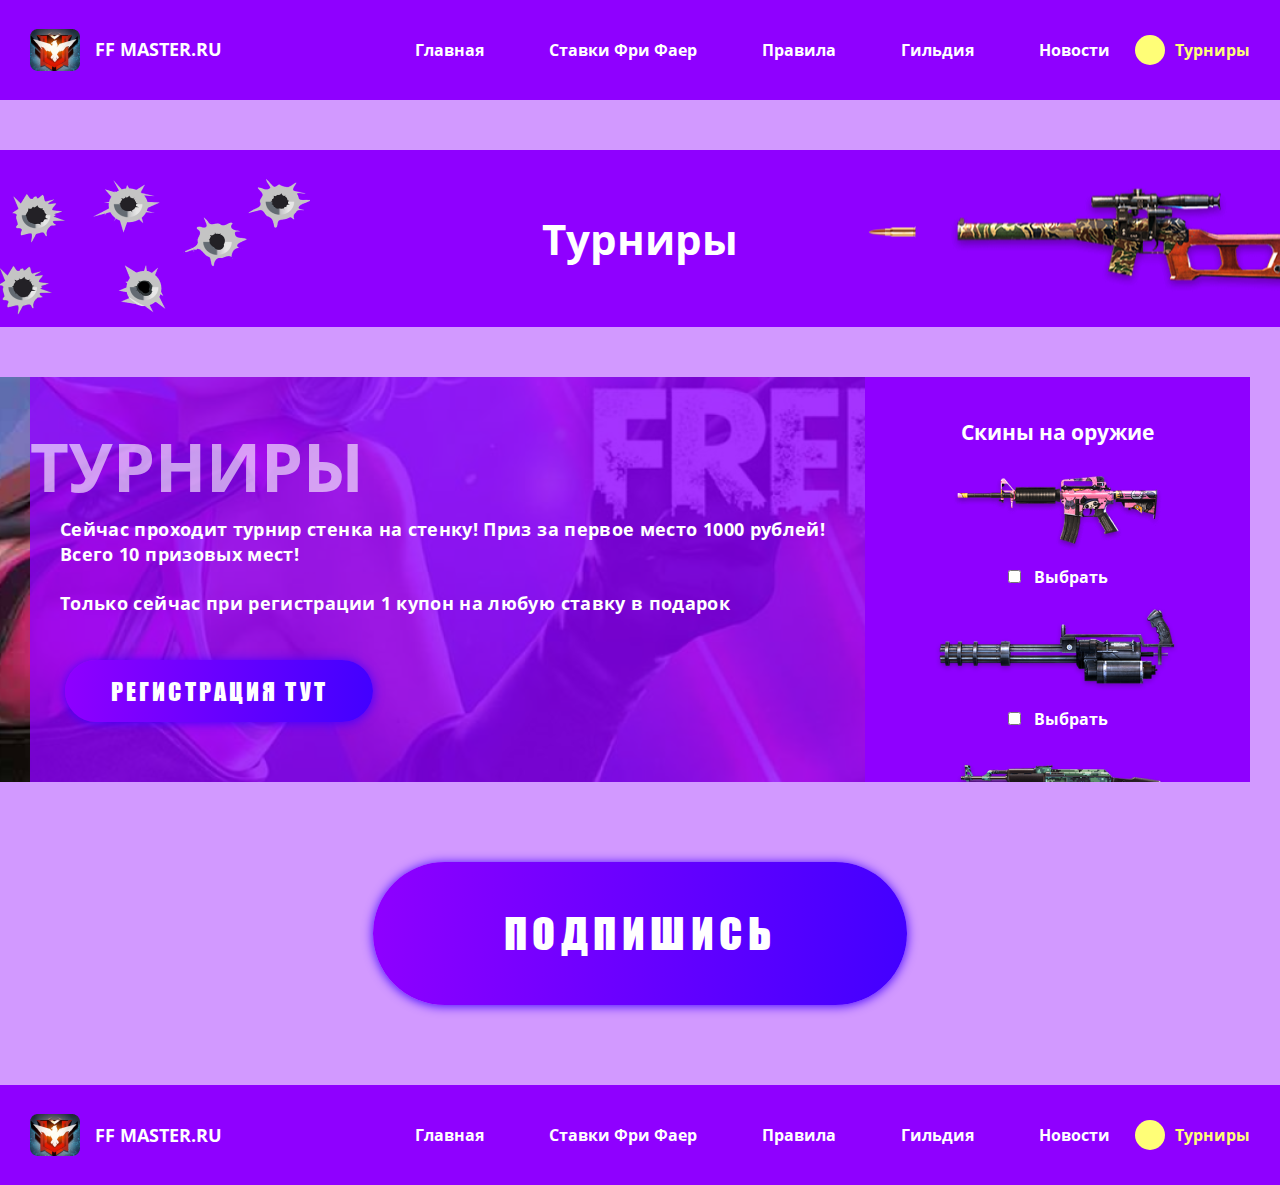
<file: tournaments.html>
<!DOCTYPE html>
<html lang="en">

<head>
    <meta charset="UTF-8">
    <meta name="viewport" content="width=device-width, initial-scale=1.0">
    <title></title>
    <!-- Connecting stylesheet -->
    <link rel="stylesheet" href="css/style.min.css">
</head>

<body>

    <div class="wrapper">

        <header class="header" id="header">
            <div class="container">
                <div class="header__body">
                    <a href="index.html" class="header__logo">
                        <img src="img/logo.png" alt="logo">
                        <div class="header__logo-text">FF MASTER.RU</div>
                    </a>
                    <ul class="header__nav">
                        <li class="header__nav-item"><a href="index.html">Главная</a></li>
                        <li class="header__nav-item"><a href="rates.html">Ставки Фри Фаер</a></li>
                        <li class="header__nav-item"><a href="rules.html">Правила</a></li>
                        <li class="header__nav-item"><a href="guild.html">Гильдия</a></li>
                        <li class="header__nav-item"><a href="news.html">Новости</a></li>
                        <li class="header__nav-item"><a class="active" href="tournaments.html">Турниры</a></li>
                    </ul>
                    <div class="burger"><i></i></div>
                </div>
            </div>
        </header>

        <section class="title" id="title">
            <div class="container">
                <div class="title__body">
                    <img src="img/bullets.png" alt="bullets" class="title__holes">
                    <h2 class="title__offer">Турниры</h2>
                    <img src="img/gun-bullet-one.png" alt="gun" class="title__gun">
                </div>
            </div>
        </section>

        <section class="hyper" id="hyper">
            <div class="hyper__bg" style="background-image: url('img/hyper-bg.png');"></div>
            <div class="container">
                <div class="hyper__body">
                    <div class="hyper__left">
                        <div class="hyper__item">
                            <h2 class="hyper__item-offer">Турниры</h2>
                            <p class="hyper__item-text">
                                Сейчас проходит турнир стенка на стенку! Приз за первое место
                                1000 рублей! Всего 10 призовых мест! <br><br>
                                Только сейчас при регистрации 1 купон на любую ставку в подарок <br><br>
                                <a href="#" class="hyper__item-btn">Регистрация тут</a>
                            </p>
                        </div>
                    </div>
                    <sidebar class="hyper__right">
                        <h3 class="hyper__right-offer">Скины на оружие</h3>
                        <div class="hyper__right-item">
                            <img src="img/gun-one.png" alt="gun">
                            <div class="hyper__right-item-bottom">
                                <input type="checkbox" id="item-one">
                                <label for="item-one">Выбрать</label>
                            </div>
                        </div>
                        <div class="hyper__right-item">
                            <img src="img/gun-two.png" alt="gun">
                            <div class="hyper__right-item-bottom">
                                <input type="checkbox" id="item-two">
                                <label for="item-two">Выбрать</label>
                            </div>
                        </div>
                        <div class="hyper__right-item">
                            <img src="img/gun-three.png" alt="gun">
                            <div class="hyper__right-item-bottom">
                                <input type="checkbox" id="item-three">
                                <label for="item-three">Выбрать</label>
                            </div>
                        </div>
                        <h3 class="hyper__right-offer">Скины персонажей</h3>
                        <div class="hyper__right-item">
                            <img src="img/character-one.png" alt="character">
                            <div class="hyper__right-item-bottom">
                                <input type="checkbox" id="item-four">
                                <label for="item-four">Выбрать</label>
                            </div>
                        </div>
                        <div class="hyper__right-item">
                            <img src="img/character-one.png" alt="character">
                            <div class="hyper__right-item-bottom">
                                <input type="checkbox" id="item-five">
                                <label for="item-five">Выбрать</label>
                            </div>
                        </div>
                    </sidebar>
                </div>
            </div>
        </section>

        <div class="hyper__right_mob-container">
            <sidebar class="hyper__right_mob">
                <h3 class="hyper__right-offer">Скины на оружие</h3>
                <div class="hyper__right-item">
                    <img src="img/gun-one.png" alt="gun">
                    <div class="hyper__right-item-bottom">
                        <input type="checkbox" id="item-one">
                        <label for="item-one">Выбрать</label>
                    </div>
                </div>
                <div class="hyper__right-item">
                    <img src="img/gun-two.png" alt="gun">
                    <div class="hyper__right-item-bottom">
                        <input type="checkbox" id="item-two">
                        <label for="item-two">Выбрать</label>
                    </div>
                </div>
                <div class="hyper__right-item">
                    <img src="img/gun-three.png" alt="gun">
                    <div class="hyper__right-item-bottom">
                        <input type="checkbox" id="item-three">
                        <label for="item-three">Выбрать</label>
                    </div>
                </div>
                <h3 class="hyper__right-offer">Скины персонажей</h3>
                <div class="hyper__right-item">
                    <img src="img/character-one.png" alt="character">
                    <div class="hyper__right-item-bottom">
                        <input type="checkbox" id="item-four">
                        <label for="item-four">Выбрать</label>
                    </div>
                </div>
                <div class="hyper__right-item">
                    <img src="img/character-one.png" alt="character">
                    <div class="hyper__right-item-bottom">
                        <input type="checkbox" id="item-five">
                        <label for="item-five">Выбрать</label>
                    </div>
                </div>
            </sidebar>
        </div>

        <section class="subscribe" id="subscribe">
            <div class="container">
                <div class="subscribe__body">
                    <a href="#" class="subscribe__btn">Подпишись</a>
                </div>
            </div>
        </section>

        <footer class="footer" id="footer">
            <div class="container">
                <div class="footer__body">
                    <a href="index.html" class="footer__logo">
                        <img src="img/logo.png" alt="logo">
                        <div class="footer__logo-text">FF MASTER.RU</div>
                    </a>
                    <ul class="footer__nav">
                        <li class="footer__nav-item"><a href="index.html">Главная</a></li>
                        <li class="footer__nav-item"><a href="rates.html">Ставки Фри Фаер</a></li>
                        <li class="footer__nav-item"><a href="rules.html">Правила</a></li>
                        <li class="footer__nav-item"><a href="guild.html">Гильдия</a></li>
                        <li class="footer__nav-item"><a href="news.html">Новости</a></li>
                        <li class="footer__nav-item"><a class="active" href="tournaments.html">Турниры</a></li>
                    </ul>
                </div>
            </div>
        </footer>

    </div>

    <!-- Connecting scripts -->
    <script src="js/jquery.min.js"></script>
    <script src="js/script.js"></script>
</body>

</html>
</file>
<file: css/style.min.css>
@charset "UTF-8";@font-face{font-family:"Impact 400";font-display:swap;src:url("../fonts/Impact 400.woff2") format("woff2"),url("../fonts/Impact 400.woff") format("woff");font-weight:400;font-style:normal}@font-face{font-family:"Open Sans Bold 700";font-display:swap;src:url("../fonts/Open Sans Bold 700.woff2") format("woff2"),url("../fonts/Open Sans Bold 700.woff") format("woff");font-weight:400;font-style:normal}*{padding:0;margin:0;border:0}*,:after,:before{box-sizing:border-box}:active,:focus{outline:0}a:active,a:focus{outline:0}aside,footer,header,nav,section{display:block}body,html{height:100%;margin:0;padding:0;min-width:320px;position:relative;width:100%;color:#000}body{font-size:100%;line-height:1;font-size:1.4rem;font-family:"Open Sans Bold 700";-ms-text-size-adjust:100%;-moz-text-size-adjust:100%;-webkit-text-size-adjust:100%}body.lock{overflow:hidden}button,input,textarea{font-family:"Open Sans Bold 700"}input::-ms-clear{display:none}button{cursor:pointer}button::-moz-focus-inner{padding:0;border:0}a,a:visited{text-decoration:none}a:hover{text-decoration:none}ul li{list-style:none}img{vertical-align:top}h1,h2,h3,h4,h5,h6{font-weight:inherit;font-size:inherit}html{font-size:62.5%}input[type=number]::-webkit-inner-spin-button,input[type=number]::-webkit-outer-spin-button{-webkit-appearance:none;margin:0}.wrapper{width:100%;min-height:100%}.container{max-width:1400px;margin:0 auto;width:100%}body{background:rgba(143,0,255,.4);color:#fff}body a{color:#fff}.header{background:#8f00ff;height:100px;position:relative;z-index:2}.header__body{align-items:center;display:flex;font-size:0;justify-content:space-between;padding-top:29px}.header__logo{align-items:center;display:flex;font-size:0}.header__logo-text{font-size:2rem;margin-left:15px;line-height:2.7rem;color:#fff}.header__nav{display:flex;font-size:0}.header__nav-item a{color:#fff;font-size:1.8rem;line-height:2.5rem;margin-left:25px;padding-left:40px;position:relative;transition:.3s ease}.header__nav-item a.active,.header__nav-item a:hover{color:#fffe77}.header__nav-item a.active::before,.header__nav-item a:hover::before{content:'';position:absolute;left:0;top:50%;transform:translate(0,-50%);width:30px;height:30px;opacity:1}.header__nav-item a::before{content:'';position:absolute;left:0;top:50%;transform:translate(0,-50%);width:30px;height:30px;opacity:0;background:#fffe77;border-radius:100%;transition:.3s ease}.main{background-repeat:no-repeat;background-size:cover;background-position:center;background-attachment:fixed;margin-bottom:30px}.main__descoration{position:absolute;top:29px;z-index:0}.main__body{text-align:center;padding-top:120px}.main__center{background:rgba(143,0,255,.4);margin-bottom:105px;padding:110px 0 125px 0}.main__offer{font-family:"Impact 400";font-size:6.4rem;line-height:8.5rem;letter-spacing:.13em;text-transform:uppercase;margin-bottom:33px;padding:0 15px;max-width:1500px;margin:0 auto 33px auto}.main__btn{margin:0 35px;font-size:2.4rem;line-height:2.9rem;letter-spacing:.13em;text-transform:uppercase;font-family:"Impact 400";background:linear-gradient(94.3deg,#8f00ff 0,#4200ff 100%);box-shadow:0 1px 11px #4200ff;display:inline-block;padding:17px 45px 16px 46px;border-radius:100px;transition:.3s ease}.main__btn:hover{box-shadow:0 1px 3px #4200ff}.main__bottom{padding:0 15px;font-size:2.4rem;line-height:3.3rem;text-transform:uppercase;padding-bottom:42px}.title{background:#8f00ff;margin:50px 0;overflow:hidden}.title__body{position:relative}.title__holes{position:absolute;left:-31px;top:55%;transform:translate(0,-50%)}.title__offer{text-align:center;font-size:4.8rem;line-height:6.5rem;padding:60px 0;position:relative;z-index:1}.title__offer_mod{text-align:left;margin-left:85px}.title__gun{position:absolute;top:50%;transform:translate(0,-50%);right:-50px}.hyper{position:relative}.hyper__bg{background-repeat:no-repeat;background-size:cover;background-position:left;background-attachment:fixed;position:absolute;left:0;top:0;width:72.4375%;height:100%;z-index:-1}.hyper__body{position:relative;padding-right:385px}.hyper__left{background:rgba(143,0,255,.8);padding-top:10px;padding-bottom:40px;width:100%}.hyper__item-offer{font-size:9.6rem;line-height:13.1rem;text-transform:uppercase;opacity:.6;margin-top:40px;margin-bottom:10px}.hyper__item-text{font-size:2.4rem;line-height:3.3rem;letter-spacing:.02em;max-width:768px;margin-left:30px}.hyper__item-text a:not(.hyper__item-btn){text-decoration:underline;color:#fffe77}.hyper__item-text span{color:#fffe77}.hyper__item-btn{font-family:"Impact 400";color:#fff;font-size:24px;line-height:29px;display:inline-block;letter-spacing:.13em;text-transform:uppercase;background:linear-gradient(94.3deg,#8f00ff 0,#4200ff 100%);box-shadow:0 1px 11px #4200ff;text-decoration:none;border-radius:100px;margin:20px 20px 20px 5px;padding:17px 45px 16px 46px;transition:.3s ease}.hyper__item-btn:hover{box-shadow:0 1px 3px #4200ff}.hyper__right{overflow-y:scroll;min-width:385px;padding:40px 5px;background:#8f00ff;text-align:center;position:absolute;height:100%;top:0;right:0;z-index:1}.hyper__right_mob-container{text-align:center}.hyper__right_mob{overflow-y:scroll;padding:40px;background:#8f00ff;text-align:center;display:inline-block;max-height:1005px;margin-top:50px;display:none}.hyper__right-offer{font-size:2.4rem;margin-bottom:20px;line-height:3.3rem}.hyper__right-item img{margin-bottom:10px}.hyper__right-item-bottom{margin-bottom:20px}.hyper__right-item-bottom label{font-size:1.8rem;line-height:2.5rem;margin-left:10px}.prices{background:#8f00ff;margin:50px 0}.prices__body{position:relative;padding:60px 0}.prices__gun{position:absolute;left:117px;top:50%;transform:translate(0,-50%)}.prices__offer{font-size:4.8rem;line-height:6.5rem;text-align:right;margin-right:293px;position:relative;z-index:2}.prices__holes{position:absolute;right:91px;top:10px}.video__body{position:relative;padding:0 0 56.25% 0;height:0;overflow:hidden}.video__item{position:absolute;top:0;left:0;width:100%;height:100%}.subscribe__body{text-align:center}.subscribe__btn{display:inline-block;font-size:4.8rem;line-height:5.9rem;letter-spacing:.13em;text-transform:uppercase;font-family:"Impact 400";background:linear-gradient(94.3deg,#8f00ff 0,#4200ff 100%);box-shadow:0 1px 11px #4200ff;border-radius:100px;padding:46px 131px 45px 131px;margin:80px 0;transition:.3s ease}.subscribe__btn:hover{box-shadow:0 1px 3px #4200ff}.footer{background:#8f00ff;height:100px}.footer__body{align-items:center;display:flex;font-size:0;justify-content:space-between;padding-top:29px}.footer__logo{align-items:center;display:flex;font-size:0}.footer__logo-text{font-size:2rem;margin-left:15px;line-height:2.7rem;color:#fff}.footer__nav{display:flex;font-size:0}.footer__nav-item a{color:#fff;font-size:1.8rem;line-height:2.5rem;margin-left:25px;padding-left:40px;position:relative;transition:.3s ease}.footer__nav-item a.active,.footer__nav-item a:hover{color:#fffe77}.footer__nav-item a.active::before,.footer__nav-item a:hover::before{content:'';position:absolute;left:0;top:50%;transform:translate(0,-50%);width:30px;height:30px;opacity:1}.footer__nav-item a::before{content:'';position:absolute;left:0;top:50%;transform:translate(0,-50%);width:30px;height:30px;opacity:0;background:#fffe77;border-radius:100%;transition:.3s ease}.burger{cursor:pointer;display:none;width:26px;position:relative;z-index:105;padding-top:7.5px;padding-bottom:7.5px}.burger i{position:relative;display:inline-block;width:26px;height:3px;background:#fff;transition:all .2s ease-out}.burger i::before{content:'';width:26px;height:3px;background:#fff;position:absolute;left:0;transition:all .2s ease-out;top:-9px}.burger i::after{content:'';width:26px;height:3px;background:#fff;position:absolute;left:0;transition:all .2s ease-out;bottom:-9px}.burger.active i{background:0 0}.burger.active i::before{top:0;transform:rotateZ(45deg)}.burger.active i::after{bottom:0;transform:rotateZ(-45deg)}.ibg{background-repeat:no-repeat;background-size:cover;background-position:center}.ibg img{display:none}@media (max-width:1412px){.container{max-width:none;padding:0 30px}html{font-size:55%}.hyper__item-offer{font-size:7.6rem;line-height:9.1rem}.hyper__item-text{font-size:2rem;line-height:2.8rem}.prices__gun{left:50px}.prices__holes{right:80px}}@media (max-width:1144px){.header__nav{display:none;position:absolute;top:0;left:0;background:rgba(143,0,255,.95);width:100%;z-index:100;margin-top:100px;padding-bottom:30px;text-align:center}.header__nav-item a{margin-bottom:11px;margin-top:11px;display:inline-block;padding-right:40px;margin-left:0}.title__gun{right:-300px}.prices__gun{left:-200px}.footer{height:auto;padding-bottom:25px}.footer__body{flex-direction:column}.footer__logo{margin-bottom:25px}.footer__nav{flex-direction:column;text-align:center}.footer__nav-item a{margin-bottom:11px;margin-top:11px;display:inline-block;padding-right:40px;margin-left:0}.burger{display:block}}@media (max-width:992.98px){.container{max-width:none;padding:0 20px}.title__offer_mod{margin-left:0;text-align:center}.hyper__bg{width:100%}.hyper__body{padding-right:0}.hyper__right{display:none}.hyper__right_mob{display:inline-block}.prices__offer{margin-right:0;text-align:center}}@media (max-width:767.98px){body.lock{width:100%;position:fixed;overflow:hidden}.container{max-width:none;padding:0 15px}.main__descoration{display:none}.main__center{padding:37px 0 3px 0}.main__offer{font-size:4.8rem;line-height:6.4rem}.main__btns{display:inline-flex;flex-direction:column}.main__btn{margin-bottom:30px;font-size:1.8rem;line-height:2.2rem}.title__offer{overflow-wrap:anywhere}.hyper__item{text-align:center}.hyper__item-offer{font-size:4.2rem;line-height:5.9rem;overflow-wrap:anywhere}.hyper__item-text{margin-left:0}.hyper__right_mob{padding:40px 5px}.prices__gun{left:-320px}.subscribe__btn{padding:25px 73px;font-size:2.4rem;line-height:2.9rem}}@media (max-width:551px){.title__holes{display:none}.title__gun{display:none}.prices__gun{display:none}.prices__holes{display:none}}
</file>
